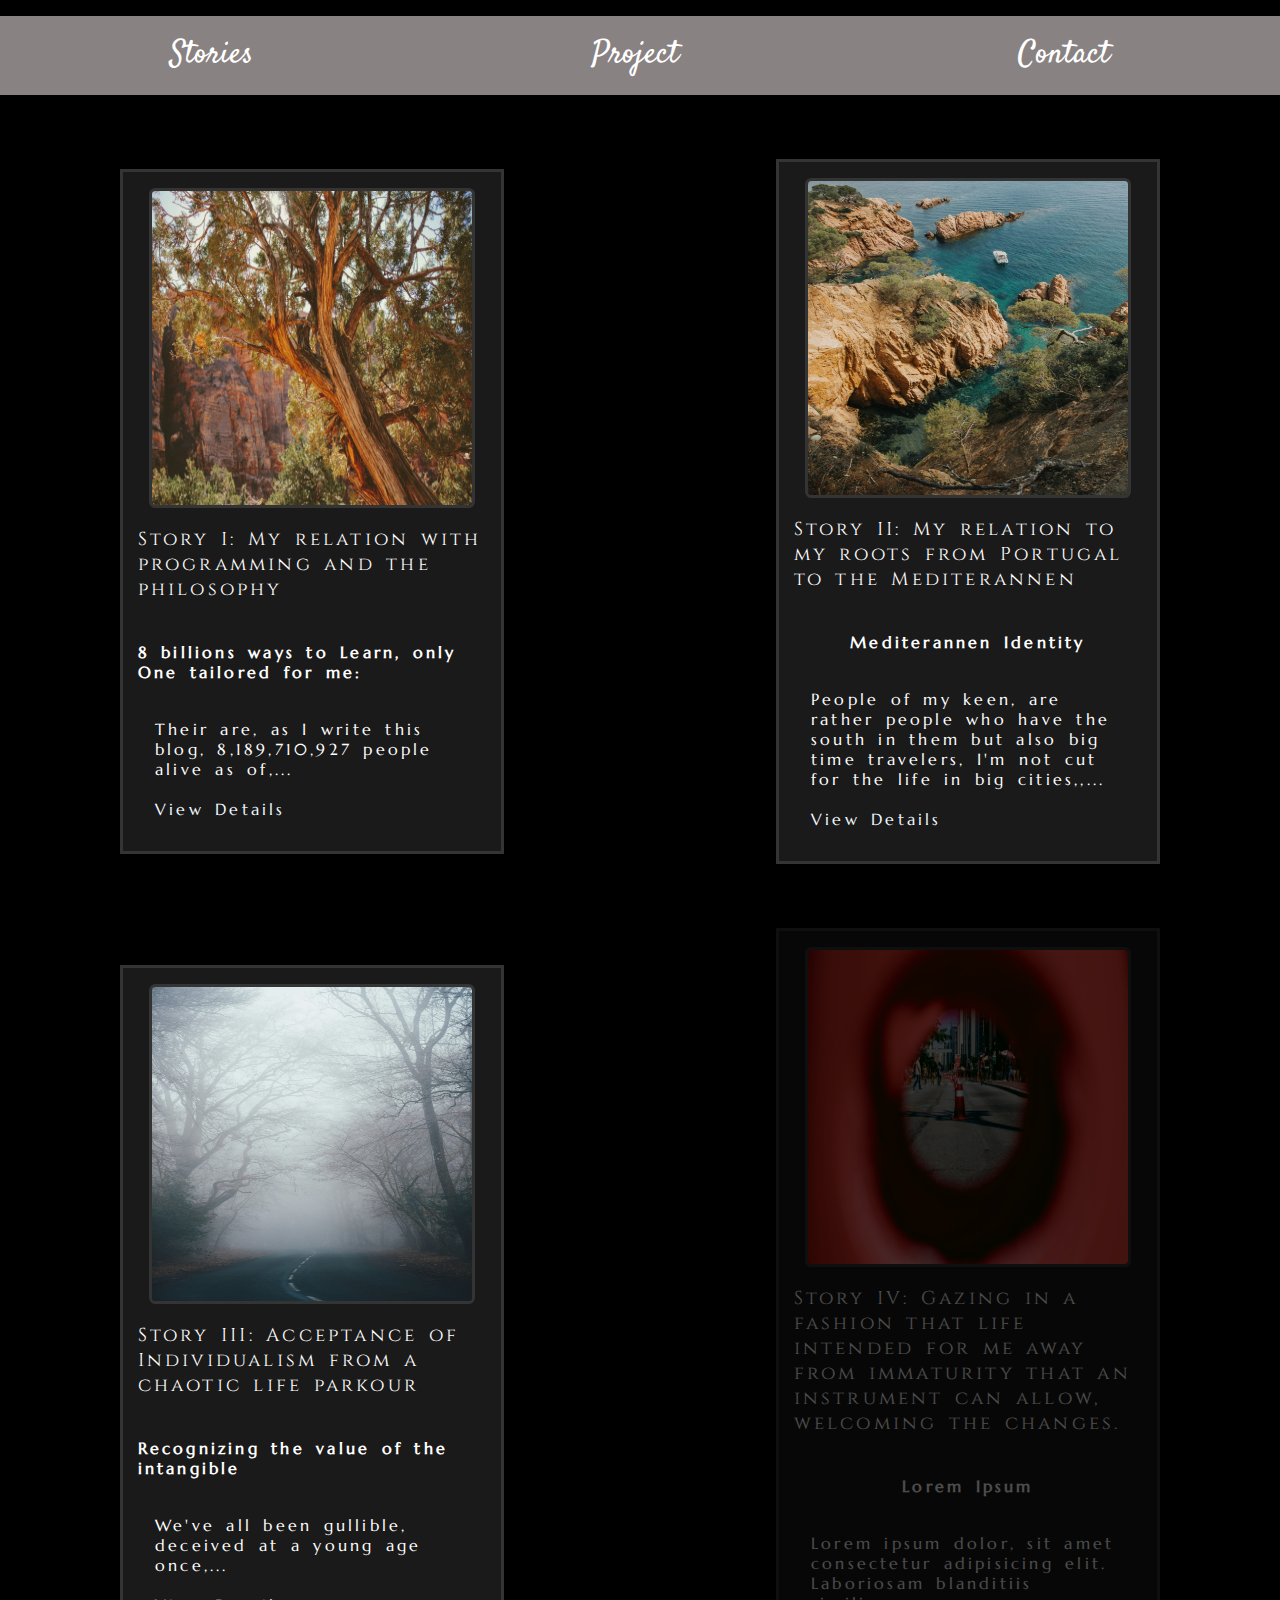
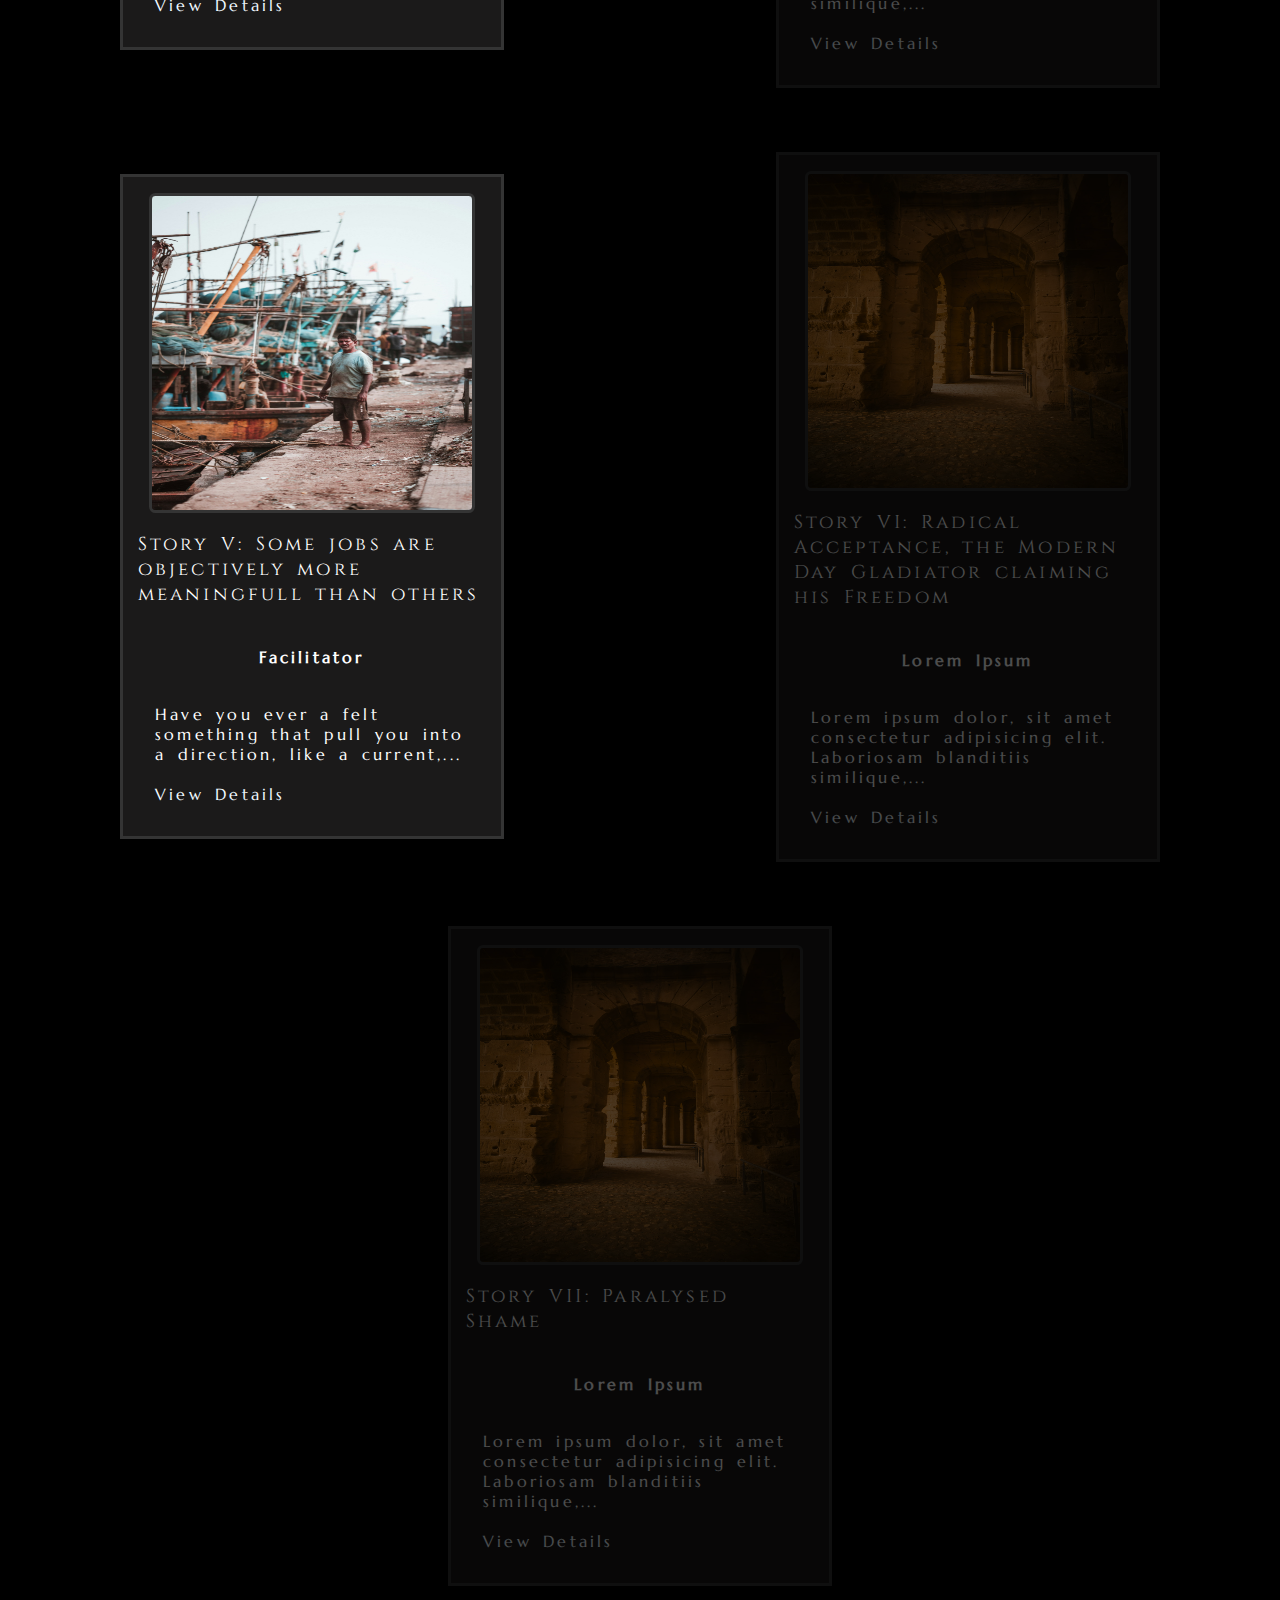
<file: index.html>
<!DOCTYPE html>
<html lang="en">
<head>
    <meta charset="UTF-8">
    <meta name="viewport" content="width=device-width, initial-scale=1.0">
    <link rel="stylesheet" href="style.css">
    <link href="https://fonts.googleapis.com/css2?family=Cinzel:wght@400..900&family=EB+Garamond:ital,wght@0,400..800;1,400..800&family=Marcellus&family=Protest+Revolution&family=Raleway:ital,wght@0,100..900;1,100..900&family=Satisfy&family=Sixtyfour+Convergence&display=swap" rel="stylesheet">
    <title>AS's Personal Stories</title>
</head>
<body>
    <div class="codebase">
        
        <div class="headers satisfy-regular">
    
           <ul>
            <li style="font-size: 2rem;" class="storybtn">Stories</li>
           
            <li style="font-size: 2rem;" class="projectbtn">Project
                <div hidden class="project_nested">
                    <ul>
                        <li class="marcellus-regular"><a href="https://andresou06.github.io/blog_template/">Blog Template </a></li>
                        <li class="marcellus-regular"> <a href="https://andresou06.github.io/Event_template/">Event Template</a></li>
                    </ul>
                </div>
            </li>

            <dialog class="story_modal">
                <img src="./images/Capture d'écran 2024-12-13 170509.png" alt="1">
                <img src="./images/Capture d'écran 2024-12-13 170542.png" alt="2">
            </dialog>
            <li style="font-size: 2rem;" class="contactbtn">Contact</li>
           </ul>
    </div>
    <dialog class="Stories">
        <button class="cancel">Cancel</button>
        <ul>
            
            <li><a href="./one.html">Story 1: My relation with programming and philosophy</a></li>
            <li><a href="./two.html">Story 2: My relation to my roots from Portugal to the Mediterannen</a></li>
            <li> <a href="./three.html">Story 3: Acceptance of Individualism from a chaotic life parkour</a></li>
            <li> <a href="./four.html">Story 4: Gazing in a fashion that life intended for me away from immaturity that an instrument can allow, welcoming the changes.</a></li>
            <li> <a href="./five.html">Story 5: Some jobs are objectively more meaningfull than others</a></li>
    </ul>
    </dialog>

    <div class="search">
    </div>

  


    <div class="allStories cinzel-regular">
        
            <label onclick="openInNewTab('./one.html')" id="one">
                <div class="description marcellus-regular">
            <img srcset="./images/joshua-hoehne-fDfuvDcuXQo-unsplash.jpg 480w, ./images/joshua-hoehne-fDfuvDcuXQo-unsplash.jpg 800w" sizes="(max-width:800px) 480px, 800px" src="./images/joshua-hoehne-fDfuvDcuXQo-unsplash.jpg" alt="1">
                    <span>
                <h3 class="cinzel-regular">Story I: My relation with programming and the philosophy 
                </h3>
            <h4>8 billions ways to Learn, only One tailored for me:</h4>
            <p>Their are, as I write this blog, 8,189,710,927 people alive as of,... <br><br><a href="one.html">View Details</a></span>
        </div>
        </label>
         
        
        <label onclick="openInNewTab('./two.html')" id="two">           
            <div class="description marcellus-regular">
            <img srcset="./images/maverick-ocean-LuCwt4tD4xE-unsplash.jpg 480w, ./images/maverick-ocean-LuCwt4tD4xE-unsplash.jpg 800w" sizes="(max-width:800px) 480px, 800px" src="./images/maverick-ocean-LuCwt4tD4xE-unsplash.jpg" alt="2">
            <span>
            <h3 class="cinzel-regular">Story II: My relation to my roots from Portugal to the Mediterannen
                <h4>Mediterannen Identity</h4>
                <p>People of my keen, are rather people who have the south in them but also big time travelers, I'm not cut for the life in big cities,,... <br><br><a href="two.html">View Details</a></span>
            </div>
        </label>
    

        
        <label onclick="openInNewTab('./three.html')" id="three">
        <div class="description marcellus-regular">
            <img srcset="./images/annie-spratt-7CME6Wlgrdk-unsplash.jpg 480w, ./images/annie-spratt-7CME6Wlgrdk-unsplash.jpg 800w" sizes="(max-width:800px) 480px, 800px" src="./images/annie-spratt-7CME6Wlgrdk-unsplash.jpg" alt="3">
            <span>
            <h3 class="cinzel-regular">Story III: Acceptance of Individualism from a chaotic life parkour
            </h3>
                <h4>Recognizing the value of the intangible</h4>
                <p>We've all been gullible, deceived at a young age once,... <br><br><a href="three.html">View Details</a></span>
            </div>
        </label> 
        
        
        <label class="underdevelopment"  id="four">
            
        <div class="description marcellus-regular">

            <img srcset="./images/d-a-v-i-d-s-o-n-l-u-n-a-H2r6g8Og3qE-unsplash.jpg 480w, ./images/d-a-v-i-d-s-o-n-l-u-n-a-H2r6g8Og3qE-unsplash.jpg 800w" sizes="(max-width:800px) 480px, 800px" src="./images/d-a-v-i-d-s-o-n-l-u-n-a-H2r6g8Og3qE-unsplash.jpg" alt="4">
            <span>
            <h3 class="cinzel-regular">Story IV: Gazing in a fashion that life intended for me away from immaturity that an instrument can allow, welcoming the changes.
            </h3>
            <h4>Lorem Ipsum</h4>
                <p>Lorem ipsum dolor, sit amet consectetur adipisicing elit. Laboriosam blanditiis similique,... <br><br><a href="four.html">View Details</a></span>
            </div>
        </label>


            <label onclick="openInNewTab('./five.html')"  id="five">
                
            <div class="description marcellus-regular">
            <img srcset="./images/satya-deep-_Mo56n5P9bw-unsplash.jpg 480w, ./images/satya-deep-_Mo56n5P9bw-unsplash.jpg 800w" sizes="(max-width:800px) 480px, 800px" src="./images/satya-deep-_Mo56n5P9bw-unsplash.jpg" alt="5">
           <span>
            <h3 class="cinzel-regular">Story V: Some jobs are objectively more meaningfull than others
            </h3>
                <h4>Facilitator</h4>
                <p>Have you ever a felt something that pull you into a direction, like a current,... <br><br><a href="five.html">View Details</a></span>
            </div>    
        </label>

        <label  class="underdevelopment"  id="six">
           
            <div class="description marcellus-regular">
            <img srcset="./images/srdjan-popovic-bLuFsRDJRQ4-unsplash.jpg 480w, ./images/srdjan-popovic-bLuFsRDJRQ4-unsplash.jpg 800w" sizes="(max-width:800px) 480px, 800px" src="./images/srdjan-popovic-bLuFsRDJRQ4-unsplash.jpg" alt="6">
           <span>
            <h3 class="cinzel-regular">Story VI: Radical Acceptance, the Modern Day Gladiator claiming his Freedom
            </h3>
                <h4>Lorem Ipsum</h4>
                <p>Lorem ipsum dolor, sit amet consectetur adipisicing elit. Laboriosam blanditiis similique,... <br><br><a href="six.html">View Details</a></span>
            </div>    
        </label>

        <label  class="underdevelopment"  id="six">
           
            <div class="description marcellus-regular">
            <img srcset="./images/srdjan-popovic-bLuFsRDJRQ4-unsplash.jpg 480w, ./images/srdjan-popovic-bLuFsRDJRQ4-unsplash.jpg 800w" sizes="(max-width:800px) 480px, 800px" src="./images/srdjan-popovic-bLuFsRDJRQ4-unsplash.jpg" alt="6">
           <span>
            <h3 class="cinzel-regular">Story VII: Paralysed Shame
            </h3>
                <h4>Lorem Ipsum</h4>
                <p>Lorem ipsum dolor, sit amet consectetur adipisicing elit. Laboriosam blanditiis similique,... <br><br><a href="six.html">View Details</a></span>
            </div>    
        </label>
        
       
    </div>



</div>

<!-- <dialog hidden class="maintenance">
    <p>Comming up story...</p>
</dialog> -->
    <script src="script.js"></script>
</body>
</html>
</file>
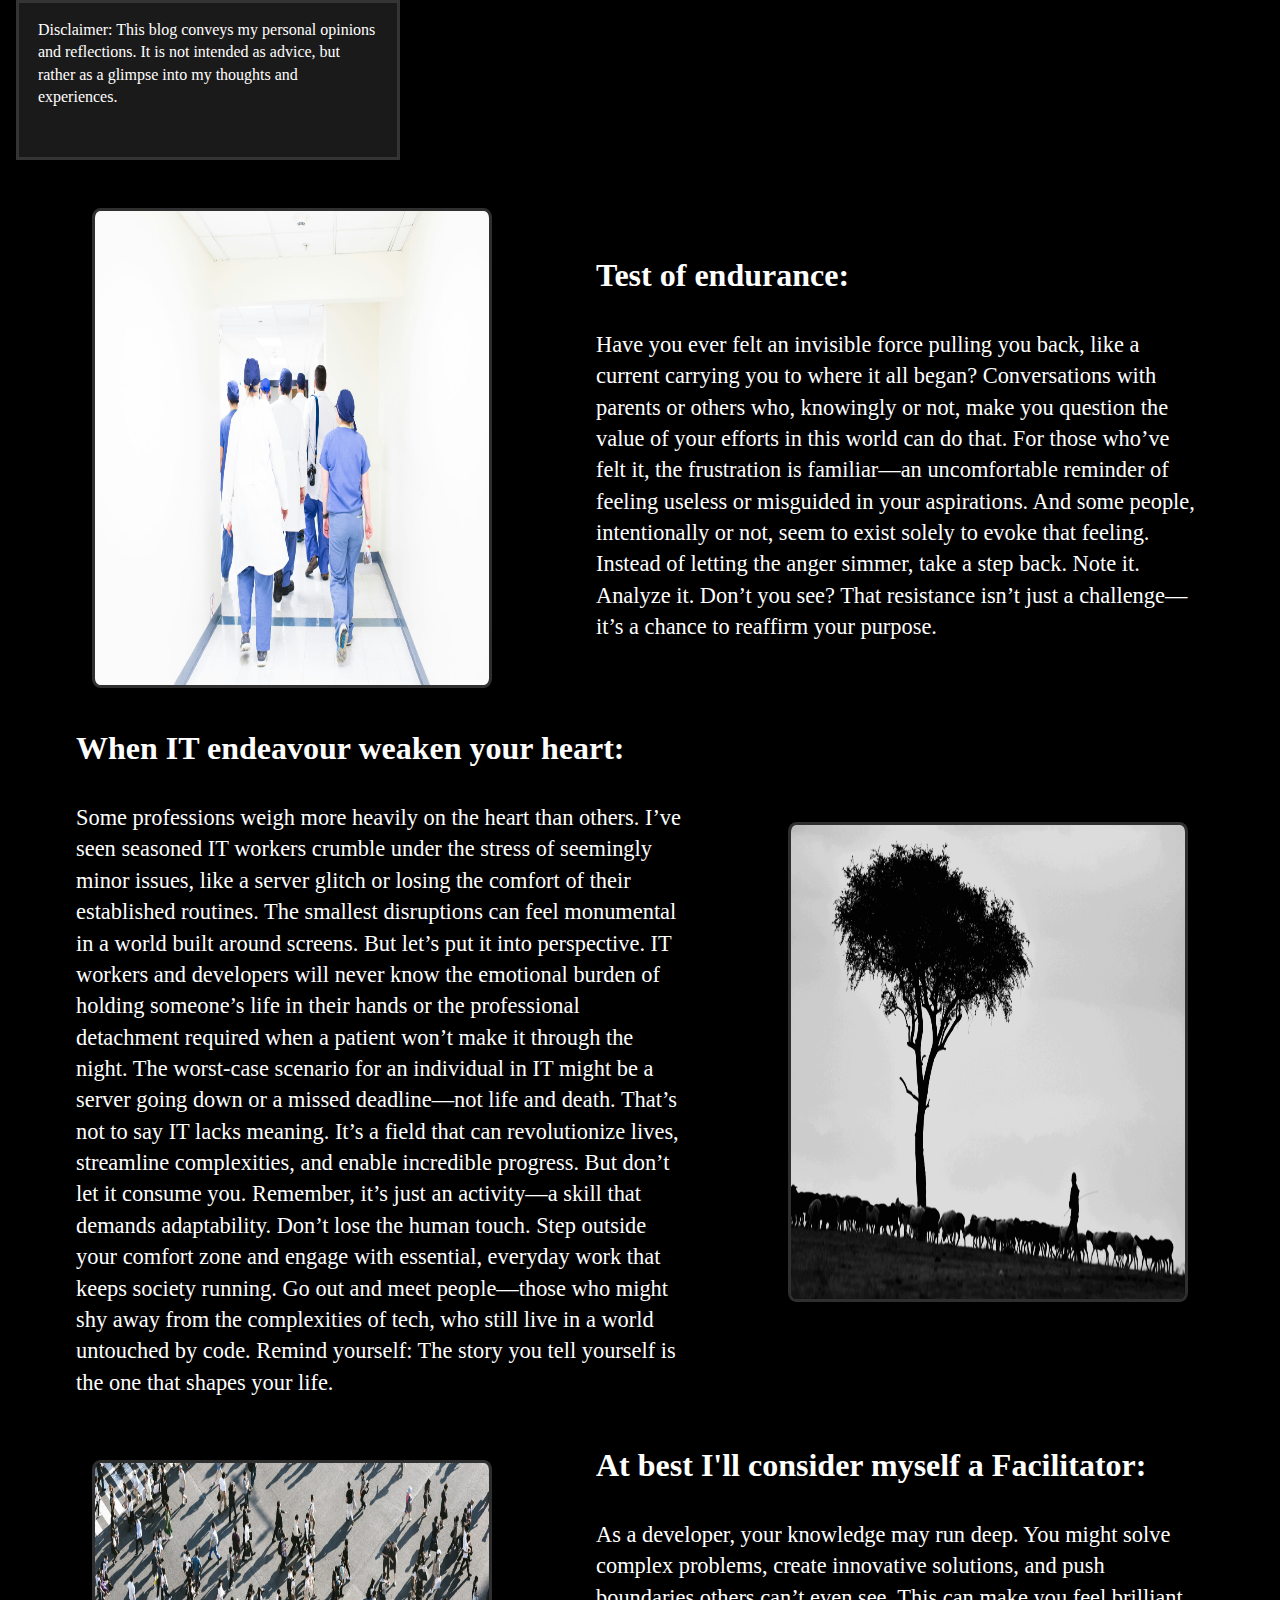
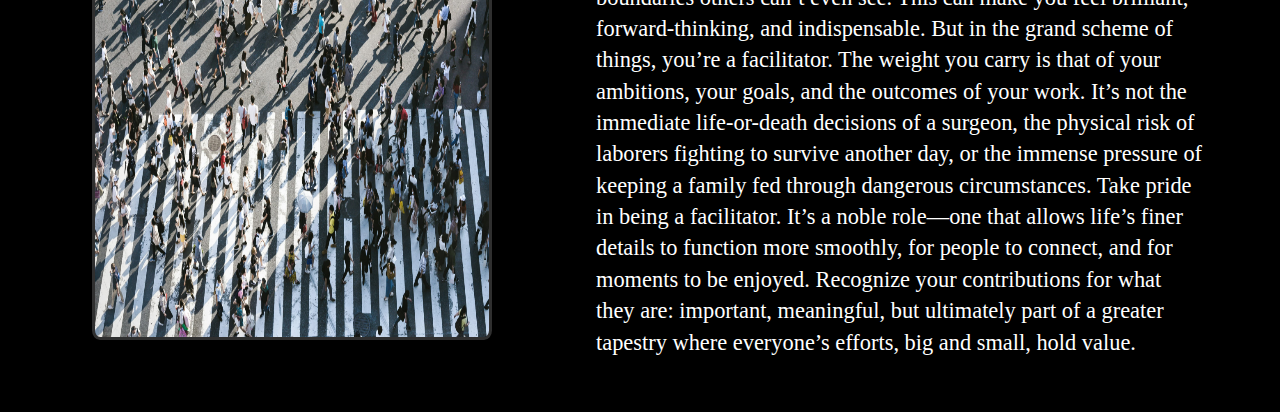
<file: five.html>
<!DOCTYPE html>
<html lang="en">
<head>
    <meta charset="UTF-8">
    <meta name="viewport" content="width=device-width, initial-scale=1.0">
    <link rel="stylesheet" href="style.css">
    <title>Story5</title>
</head>
<body class="body_story">
    <label class="disclaimer" for=""><p>Disclaimer: This blog conveys my personal opinions and reflections. It is not intended as advice, but rather as a glimpse into my thoughts and experiences. </p></label>
    <div class="story">

    <img srcset="" sizes="(max-width:800px) 480px, 800px" class="image_story" src="./images/luis-melendez-Pd4lRfKo16U-unsplash.jpg" alt="">
    <p class="p_story"><strong style="font-size: 2rem;">Test of endurance:</strong> <br> <br>Have you ever felt an invisible force pulling you back, like a current carrying you to where it all began? Conversations with parents or others who, knowingly or not, make you question the value of your efforts in this world can do that. For those who’ve felt it, the frustration is familiar—an uncomfortable reminder of feeling useless or misguided in your aspirations. And some people, intentionally or not, seem to exist solely to evoke that feeling.

        Instead of letting the anger simmer, take a step back. Note it. Analyze it. Don’t you see? That resistance isn’t just a challenge—it’s a chance to reaffirm your purpose.</p>
    <p class="p_story"><strong style="font-size: 2rem;">When IT endeavour weaken your heart:</strong> <br> <br>Some professions weigh more heavily on the heart than others. I’ve seen seasoned IT workers crumble under the stress of seemingly minor issues, like a server glitch or losing the comfort of their established routines. The smallest disruptions can feel monumental in a world built around screens.

        But let’s put it into perspective. IT workers and developers will never know the emotional burden of holding someone’s life in their hands or the professional detachment required when a patient won’t make it through the night. The worst-case scenario for an individual in IT might be a server going down or a missed deadline—not life and death.
        
        That’s not to say IT lacks meaning. It’s a field that can revolutionize lives, streamline complexities, and enable incredible progress. But don’t let it consume you. Remember, it’s just an activity—a skill that demands adaptability. Don’t lose the human touch. Step outside your comfort zone and engage with essential, everyday work that keeps society running.
        
        Go out and meet people—those who might shy away from the complexities of tech, who still live in a world untouched by code. Remind yourself: The story you tell yourself is the one that shapes your life.
        
        </p>
<img srcset="" sizes="(max-width:800px) 480px, 800px" class="image_story" src="./images/pawan-sharma-vt2efWhbs-E-unsplash.png" alt="">
   
<img srcset="" sizes="(max-width:800px) 480px, 800px" class="image_story" src="./images/ryoji-iwata-IBaVuZsJJTo-unsplash.jpg" alt="">
    <p class="p_story"><strong style="font-size: 2rem;">At best I'll consider myself a Facilitator:</strong> <br> <br> As a developer, your knowledge may run deep. You might solve complex problems, create innovative solutions, and push boundaries others can’t even see. This can make you feel brilliant, forward-thinking, and indispensable. But in the grand scheme of things, you’re a facilitator.

        The weight you carry is that of your ambitions, your goals, and the outcomes of your work. It’s not the immediate life-or-death decisions of a surgeon, the physical risk of laborers fighting to survive another day, or the immense pressure of keeping a family fed through dangerous circumstances.
        
        Take pride in being a facilitator. It’s a noble role—one that allows life’s finer details to function more smoothly, for people to connect, and for moments to be enjoyed. Recognize your contributions for what they are: important, meaningful, but ultimately part of a greater tapestry where everyone’s efforts, big and small, hold value.</p>
   
    
    
</div>
</body>
</html>
</file>
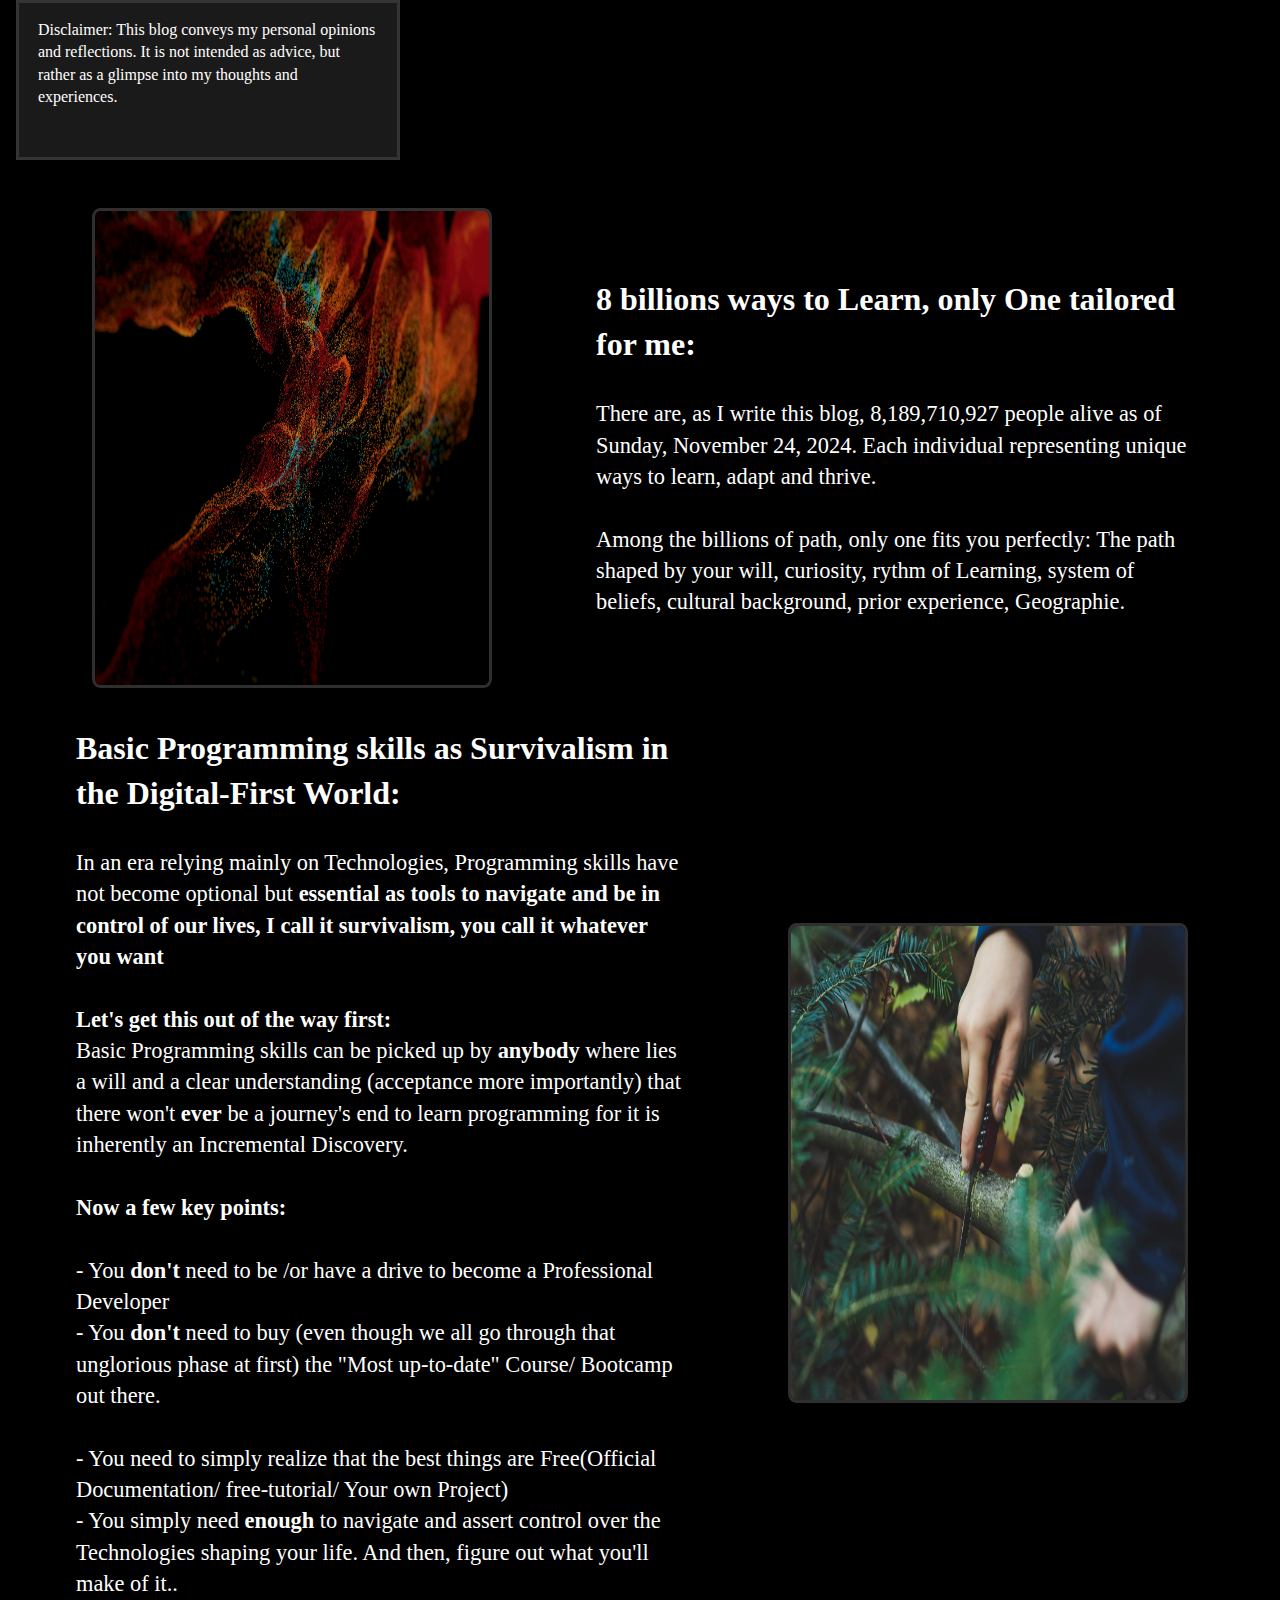
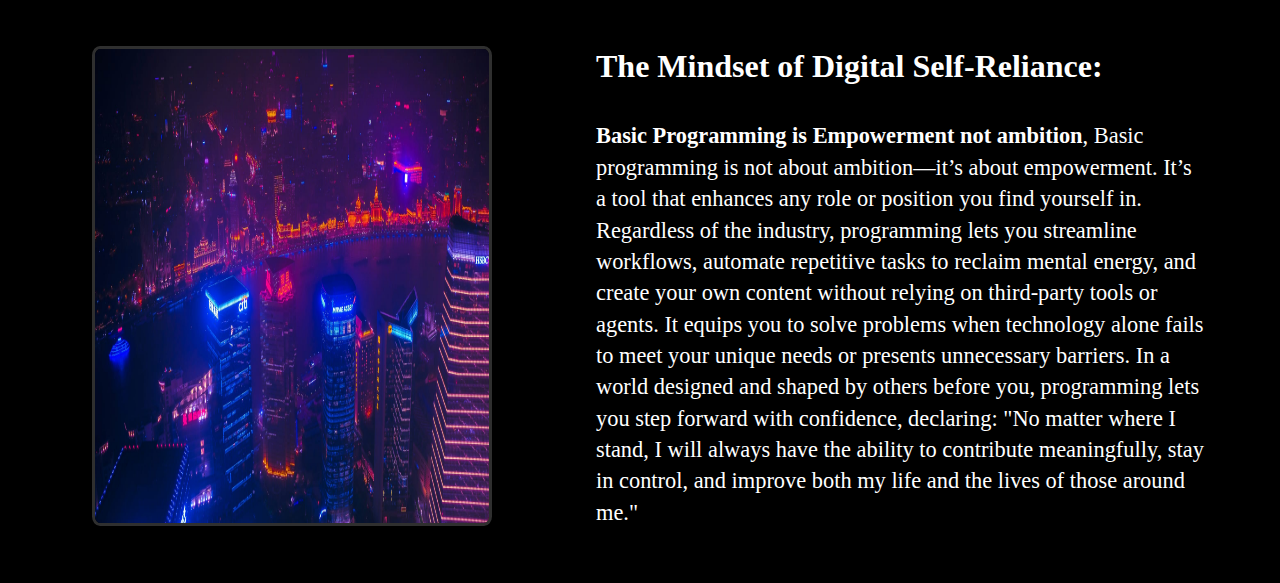
<file: one.html>
<!DOCTYPE html>
<html lang="en">
<head>
    <meta charset="UTF-8">
    <meta name="viewport" content="width=device-width, initial-scale=1.0">
    <link rel="stylesheet" href="style.css">
    <title>Story1</title>
</head>
<body class="body_story">
    <label class="disclaimer" for=""><p>Disclaimer: This blog conveys my personal opinions and reflections. It is not intended as advice, but rather as a glimpse into my thoughts and experiences. </p></label>
    <div class="story">
        <img  srcset="./images/and-machines-BFXNXvt7yaE-unsplash.jpg 480w, ./images/and-machines-BFXNXvt7yaE-unsplash.jpg 800w" sizes="(max-width:800px) 480px, 800px" class="image_story" src="./images/and-machines-BFXNXvt7yaE-unsplash.jpg" alt="">

         <p class="p_story marcellus-regular"><strong style="font-size: 2rem;"> 8 billions ways to Learn, only One tailored for me:</strong> <br><br>
             There are, as I write this blog, 8,189,710,927 people alive as of Sunday, November 24, 2024. Each individual representing unique ways to learn, adapt and thrive. <br><br>
       Among the billions of path, only one fits you perfectly: The path shaped by your will, curiosity, rythm of Learning, system of beliefs, cultural background, prior experience, Geographie. </p>
        

            <p class="p_story marcellus-regular"><strong style="font-size: 2rem;">Basic Programming skills as Survivalism in the Digital-First World:</strong> <br><br>
                In an era relying mainly on Technologies, Programming skills have not become optional but <strong>essential as tools to navigate and be in control of our lives, I call it survivalism, you call it whatever you want</strong>
                <br><br>
                    <strong>Let's get this out of the way first:</strong><br>
    Basic Programming skills can be picked up by <strong>anybody</strong> where lies a will and a clear understanding (acceptance more importantly) that there won't <strong>ever</strong> be a journey's end to learn programming for it is inherently an Incremental Discovery.<br><br>
                <strong>Now a few key points:</strong><br><br>
            - You <strong>don't </strong>need to be /or have a drive to become a Professional Developer<br>
            - You <strong>don't</strong> need to buy (even though we all go through that unglorious phase at first) the "Most up-to-date" Course/ Bootcamp out there.<br><br>
            - You need to simply realize that the best things are Free(Official Documentation/ free-tutorial/ Your own Project) <br>
            - You simply need <strong>enough</strong> to navigate and assert control over the Technologies shaping your life. And then, figure out what you'll make of it..
            </p>
    <img  srcset="./images/markus-spiske-gZeE8HEapXY-unsplash.jpg 480w, ./images/markus-spiske-gZeE8HEapXY-unsplash.jpg 800w" sizes="(max-width:800px) 480px, 800px" class="image_story" src="./images/markus-spiske-gZeE8HEapXY-unsplash.jpg" alt="">

    <img  srcset="./images/francois-hoang-MFYlCoSm-0o-unsplash.jpg 480w, ./images/francois-hoang-MFYlCoSm-0o-unsplash.jpg 800w" sizes="(max-width:800px) 480px, 800px" class="image_story" src="./images/francois-hoang-MFYlCoSm-0o-unsplash.jpg" alt="">
    <p class="p_story marcellus-regular"><strong style="font-size: 2rem;"> The Mindset of Digital Self-Reliance: </strong><br><br>
        <Strong class="font-size: 1.5rem">Basic Programming is Empowerment not ambition</Strong>,
        Basic programming is not about ambition—it’s about empowerment. It’s a tool that enhances any role or position you find yourself in. Regardless of the industry, programming lets you streamline workflows, automate repetitive tasks to reclaim mental energy, and create your own content without relying on third-party tools or agents. It equips you to solve problems when technology alone fails to meet your unique needs or presents unnecessary barriers.

In a world designed and shaped by others before you, programming lets you step forward with confidence, declaring:
"No matter where I stand, I will always have the ability to contribute meaningfully, stay in control, and improve both my life and the lives of those around me."
    </p>
</div>
</body>
</html>
</file>
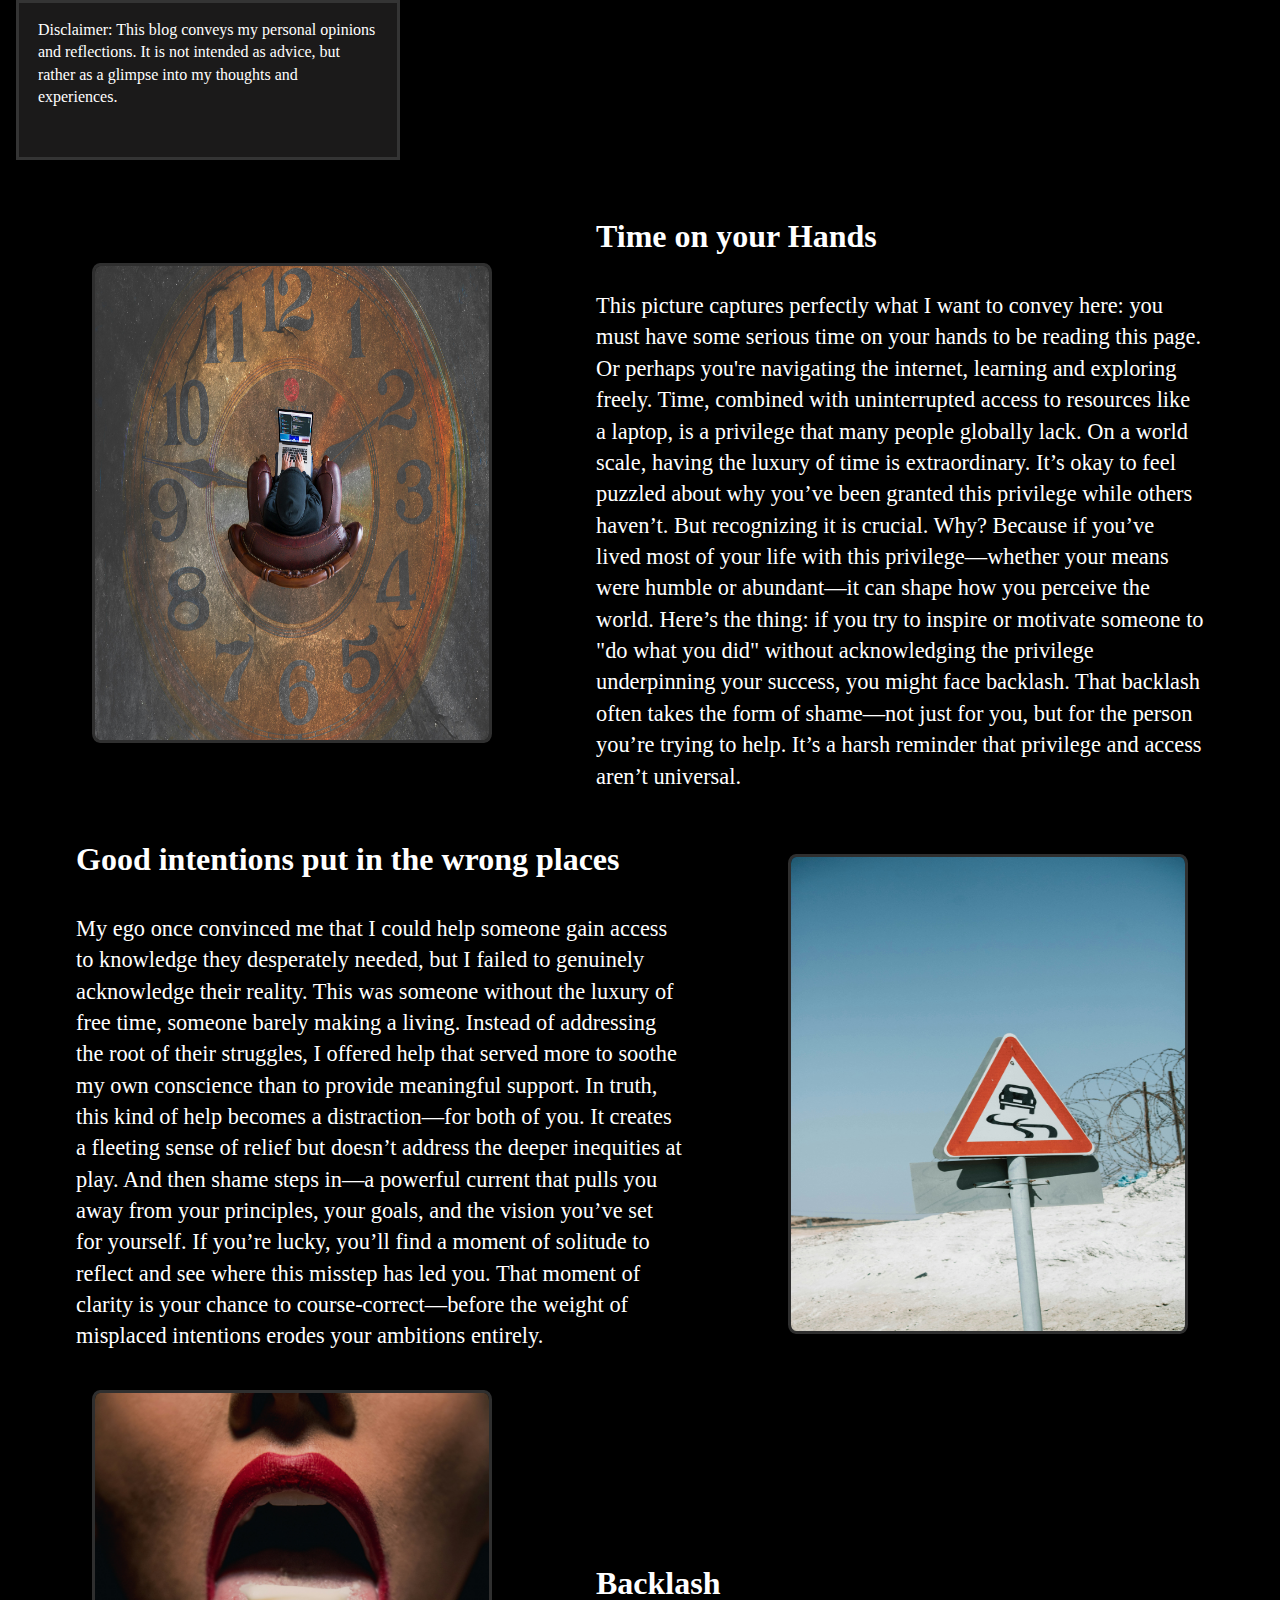
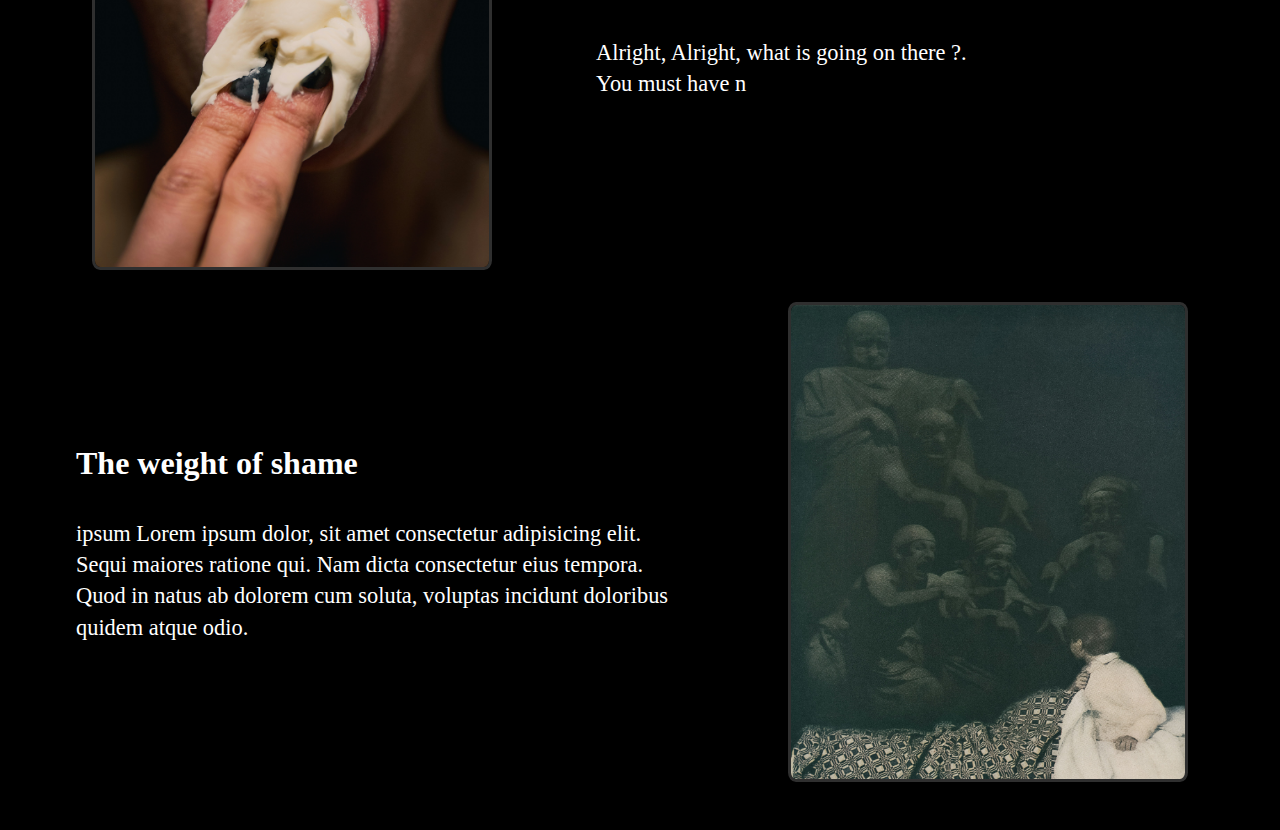
<file: six.html>
<!DOCTYPE html>
<html lang="en">
<head>
    <meta charset="UTF-8">
    <meta name="viewport" content="width=device-width, initial-scale=1.0">
    <link rel="stylesheet" href="style.css">
    <title>Story6</title>
</head>
<body class="body_story">
    <label class="disclaimer" for=""><p>Disclaimer: This blog conveys my personal opinions and reflections. It is not intended as advice, but rather as a glimpse into my thoughts and experiences. </p></label>
    <div class="story">

    <img srcset="" sizes="(max-width:800px) 480px, 800px" class="image_story" src="./images/separated/kevin-ku-aiyBwbrWWlo-unsplash.jpg" alt="Credit to Kevin ku - photo embodying the idea of time for programming">
    <p class="p_story"><strong style="font-size: 2rem;">Time on your Hands</strong> <br> <br> 
        This picture captures perfectly what I want to convey here: you must have some serious time on your hands to be reading this page. Or perhaps you're navigating the internet, learning and exploring freely. Time, combined with uninterrupted access to resources like a laptop, is a privilege that many people globally lack.
        
        On a world scale, having the luxury of time is extraordinary. It’s okay to feel puzzled about why you’ve been granted this privilege while others haven’t. But recognizing it is crucial. Why? Because if you’ve lived most of your life with this privilege—whether your means were humble or abundant—it can shape how you perceive the world.
        
        Here’s the thing: if you try to inspire or motivate someone to "do what you did" without acknowledging the privilege underpinning your success, you might face backlash. That backlash often takes the form of shame—not just for you, but for the person you’re trying to help. It’s a harsh reminder that privilege and access aren’t universal.</p>
    <p class="p_story"><strong style="font-size: 2rem;">Good intentions put in the wrong places</strong> <br> <br>
                
        My ego once convinced me that I could help someone gain access to knowledge they desperately needed, but I failed to genuinely acknowledge their reality. This was someone without the luxury of free time, someone barely making a living. Instead of addressing the root of their struggles, I offered help that served more to soothe my own conscience than to provide meaningful support.
        
        In truth, this kind of help becomes a distraction—for both of you. It creates a fleeting sense of relief but doesn’t address the deeper inequities at play. And then shame steps in—a powerful current that pulls you away from your principles, your goals, and the vision you’ve set for yourself.
        
        If you’re lucky, you’ll find a moment of solitude to reflect and see where this misstep has led you. That moment of clarity is your chance to course-correct—before the weight of misplaced intentions erodes your ambitions entirely.</p>
<img srcset="" sizes="(max-width:800px) 480px, 800px" class="image_story" src="./images/separated/itay-peer-hWh5IK-fIWs-unsplash.jpg" alt="">
   
<img srcset="" sizes="(max-width:800px) 480px, 800px" class="image_story" src="./images/separated/joey-nicotra-jaWsWDzCXSQ-unsplash.jpg" alt="">
    <p class="p_story"><strong style="font-size: 2rem;"> Backlash</strong> <br> <br>Alright, Alright, what is going on there ?. <br>
    You must have n</p>
    <p class="p_story"><strong style="font-size: 2rem;"> The weight of shame</strong> <br> <br>ipsum Lorem ipsum dolor, sit amet consectetur adipisicing elit. Sequi maiores ratione qui. Nam dicta consectetur eius tempora. Quod in natus ab dolorem cum soluta, voluptas incidunt doloribus quidem atque odio.</p>

    <img srcset="" sizes="(max-width:800px) 480px, 800px" class="image_story" src="./images/separated/the-new-york-public-library-IordXREq3vM-unsplash.jpg" alt="">
    
    
    
</div>
</body>
</html>
</file>
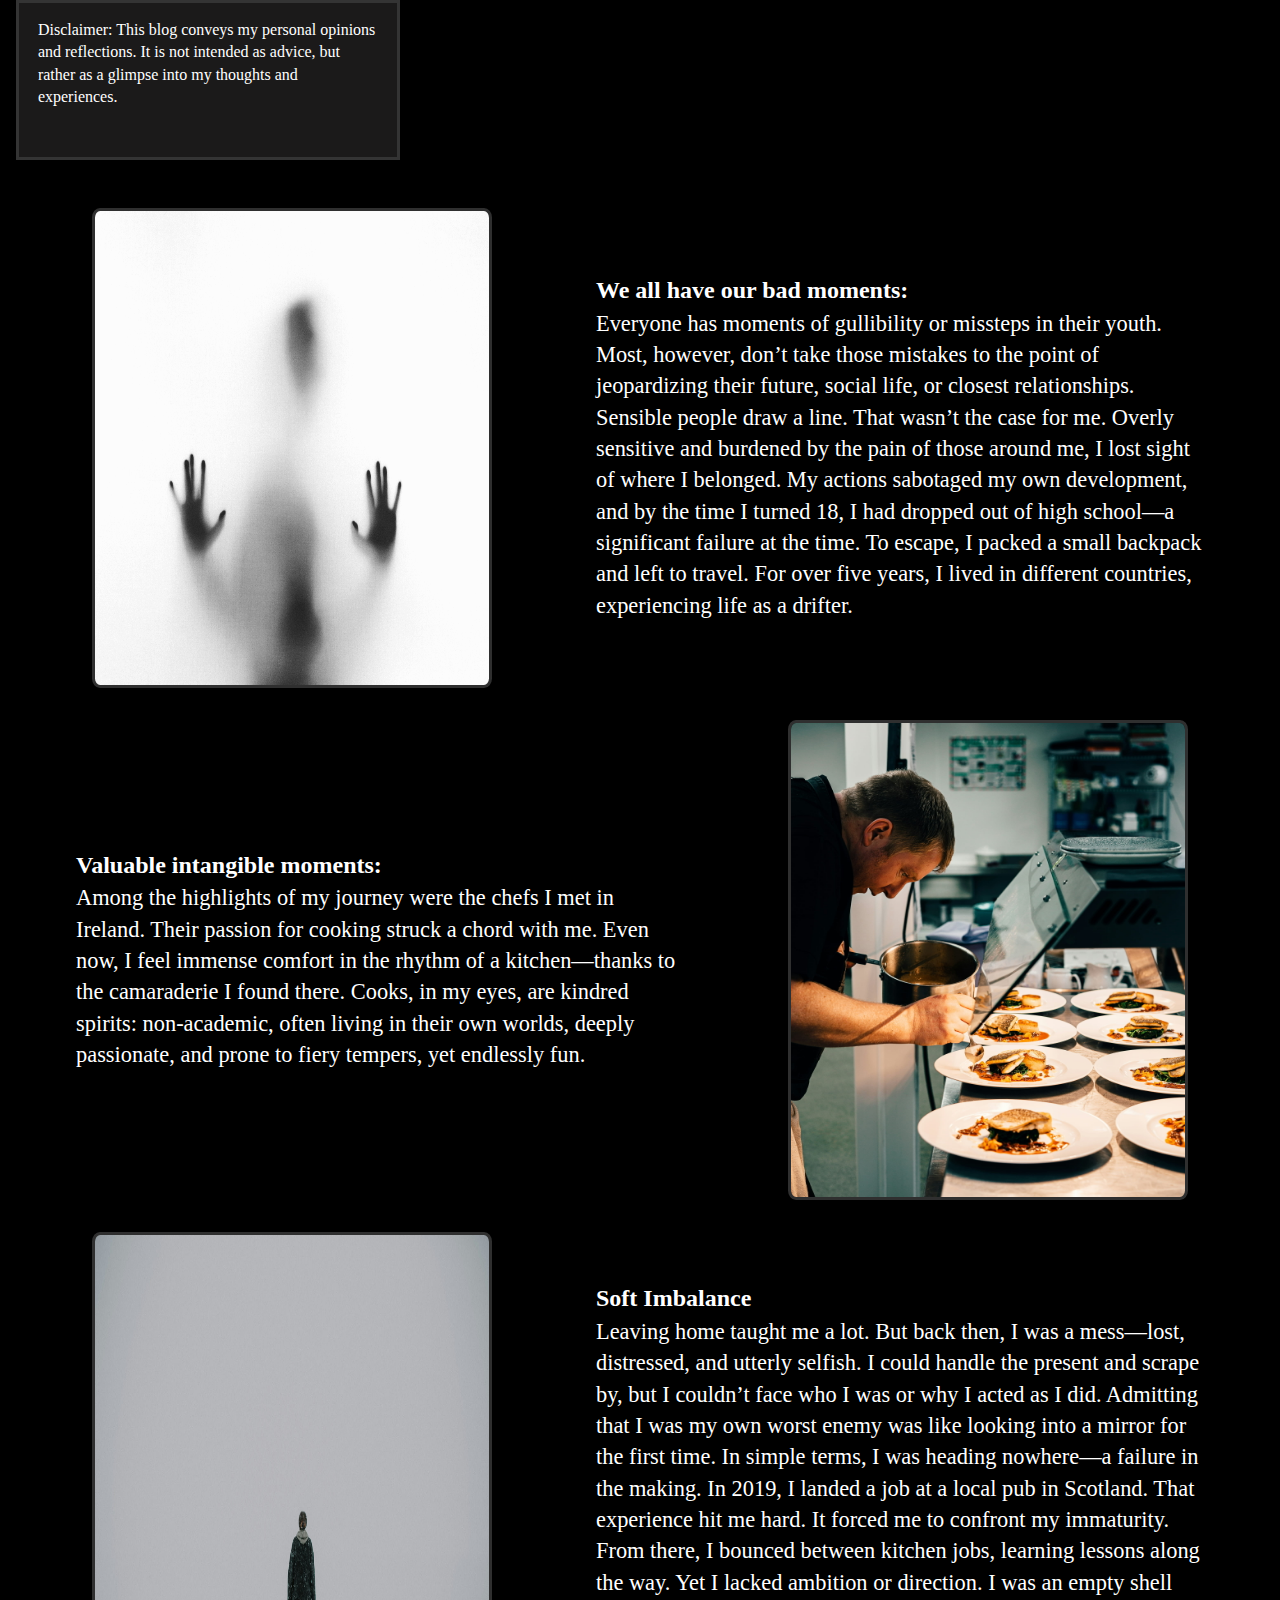
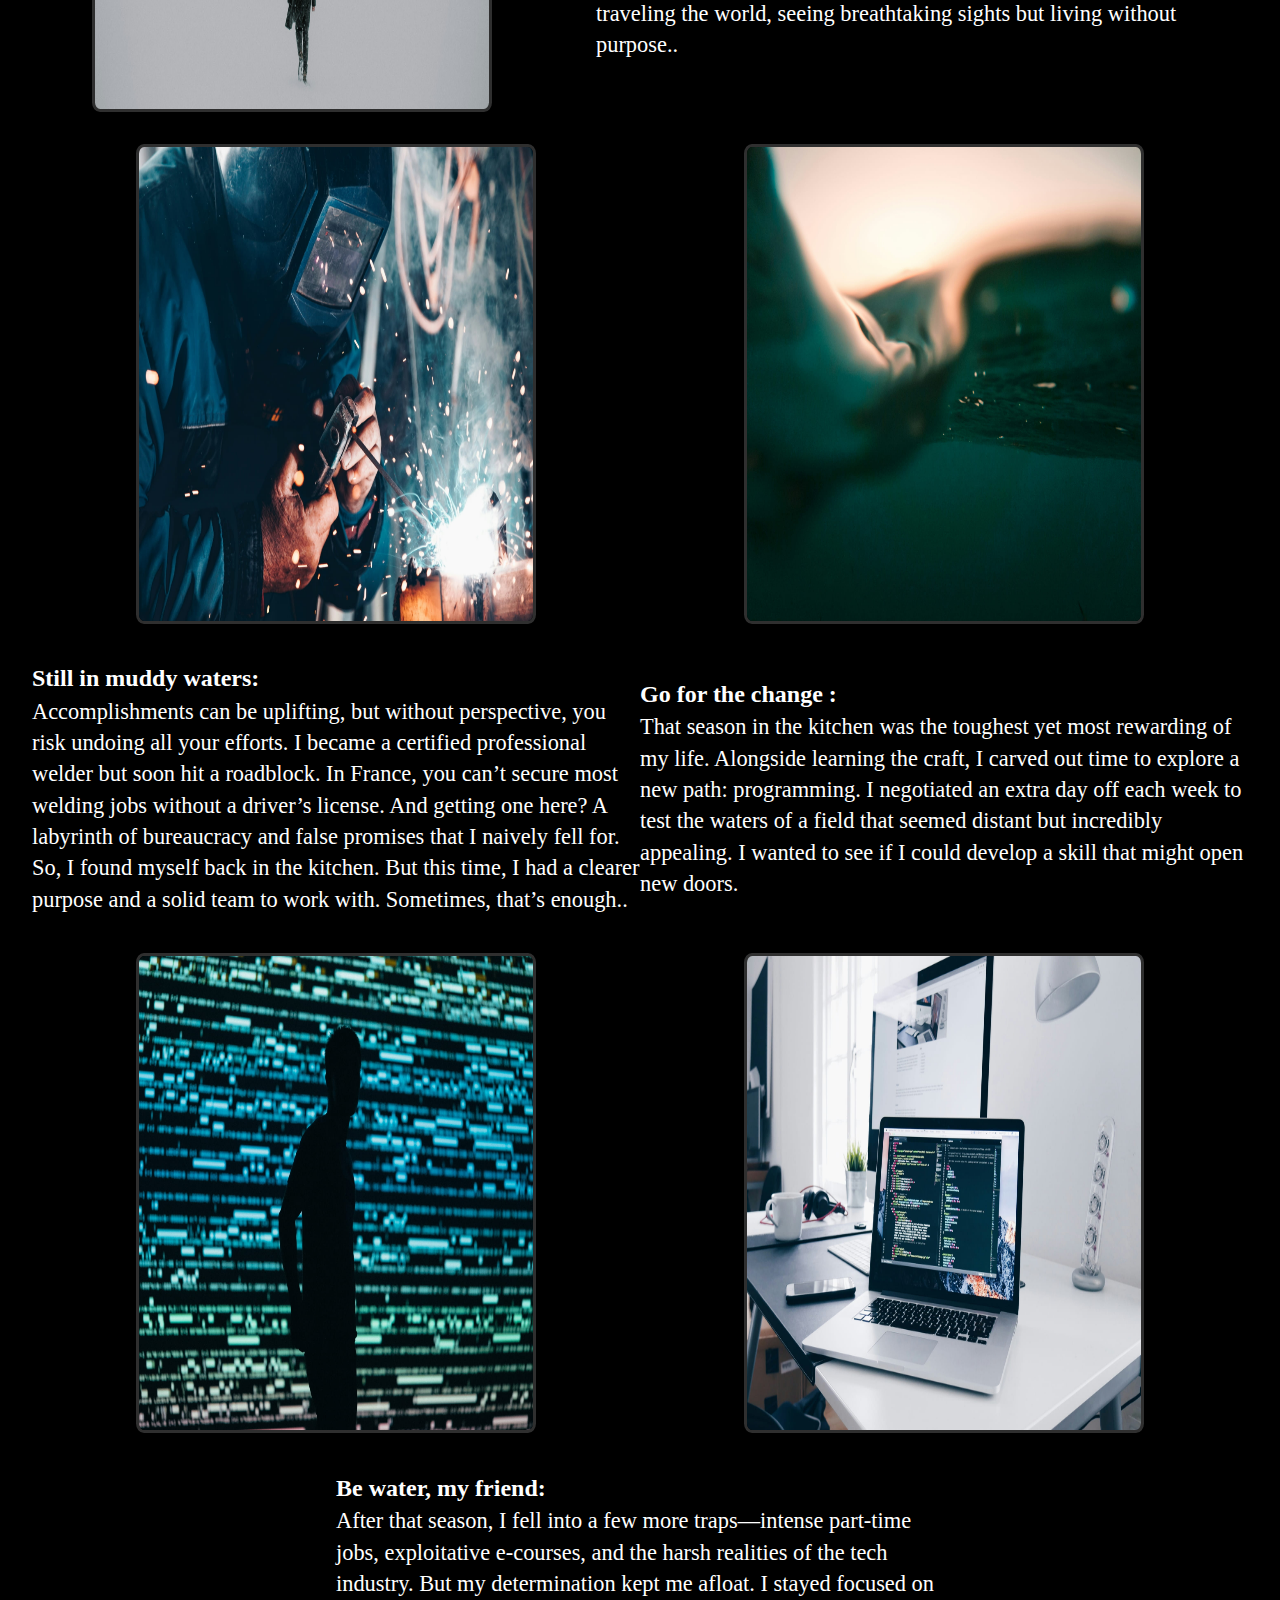
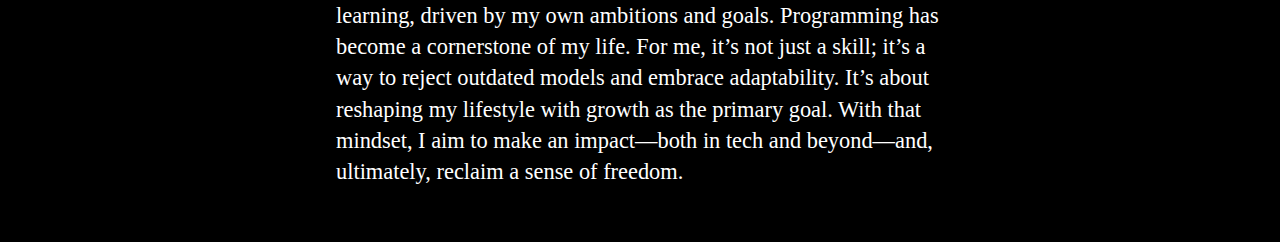
<file: three.html>
<!DOCTYPE html>
<html lang="en">
<head>
    <meta charset="UTF-8">
    <meta name="viewport" content="width=device-width, initial-scale=1.0">
    <link rel="stylesheet" href="style.css">
    <title>Story3</title>
</head>
<body class="body_story">
    <label class="disclaimer" for=""><p>Disclaimer: This blog conveys my personal opinions and reflections. It is not intended as advice, but rather as a glimpse into my thoughts and experiences. </p></label>
    <div class="story ">
    <img srcset="" sizes="(max-width:800px) 480px, 800px" class="image_story" src="./images/stefano-pollio-ZC0EbdLC8G0-unsplash.png" alt="">
    <p class="p_story"><strong style="font-size: 1.5rem;">We all have our bad moments:</strong> <br>Everyone has moments of gullibility or missteps in their youth. Most, however, don’t take those mistakes to the point of jeopardizing their future, social life, or closest relationships. Sensible people draw a line. That wasn’t the case for me. Overly sensitive and burdened by the pain of those around me, I lost sight of where I belonged. My actions sabotaged my own development, and by the time I turned 18, I had dropped out of high school—a significant failure at the time.

        To escape, I packed a small backpack and left to travel. For over five years, I lived in different countries, experiencing life as a drifter.</p>
    <p class="p_story"><strong style="font-size: 1.5rem;">Valuable intangible moments:</strong> <br>Among the highlights of my journey were the chefs I met in Ireland. Their passion for cooking struck a chord with me. Even now, I feel immense comfort in the rhythm of a kitchen—thanks to the camaraderie I found there. Cooks, in my eyes, are kindred spirits: non-academic, often living in their own worlds, deeply passionate, and prone to fiery tempers, yet endlessly fun.</p>
    <img srcset="" sizes="(max-width:800px) 480px, 800px" class="image_story" src="./images/sebastian-coman-photography-eBmyH7oO5wY-unsplash.jpg" alt="">
    <img srcset="" sizes="(max-width:800px) 480px, 800px" class="image_story" src="./images/vasily-koloda--x-Brii2QaM-unsplash.jpg" alt="">
    <p class="p_story"><strong style="font-size: 1.5rem;">Soft Imbalance</strong> <br>Leaving home taught me a lot. But back then, I was a mess—lost, distressed, and utterly selfish. I could handle the present and scrape by, but I couldn’t face who I was or why I acted as I did. Admitting that I was my own worst enemy was like looking into a mirror for the first time. In simple terms, I was heading nowhere—a failure in the making.

        In 2019, I landed a job at a local pub in Scotland. That experience hit me hard. It forced me to confront my immaturity. From there, I bounced between kitchen jobs, learning lessons along the way. Yet I lacked ambition or direction. I was an empty shell traveling the world, seeing breathtaking sights but living without purpose..</p>
    <img srcset="" sizes="(max-width:800px) 480px, 800px" class="image_story" src="./images/christopher-burns-Wiu3w-99tNg-unsplash.jpg" alt="">

    <img srcset="" sizes="(max-width:800px) 480px, 800px" class="image_story" src="./images/cristian-palmer-RR29P0uLQms-unsplash.jpg" alt="">
    <p class="p_story"><strong style="font-size: 1.5rem;">Still in muddy waters: </strong> <br>Accomplishments can be uplifting, but without perspective, you risk undoing all your efforts. I became a certified professional welder but soon hit a roadblock. In France, you can’t secure most welding jobs without a driver’s license. And getting one here? A labyrinth of bureaucracy and false promises that I naively fell for.

        So, I found myself back in the kitchen. But this time, I had a clearer purpose and a solid team to work with. Sometimes, that’s enough..</p>
    <p class="p_story"><strong style="font-size: 1.5rem;">Go for the change :</strong> <br>That season in the kitchen was the toughest yet most rewarding of my life. Alongside learning the craft, I carved out time to explore a new path: programming. I negotiated an extra day off each week to test the waters of a field that seemed distant but incredibly appealing. I wanted to see if I could develop a skill that might open new doors.</p>

    <img srcset="" sizes="(max-width:800px) 480px, 800px" class="image_story" src="./images/chris-yang-1tnS_BVy9Jk-unsplash.jpg" alt="">

    <img srcset="" sizes="(max-width:800px) 480px, 800px" class="image_story" src="./images/christopher-gower-m_HRfLhgABo-unsplash.jpg" alt="">
    <p class="p_story"><strong style="font-size: 1.5rem;">Be water, my friend: </strong> <br>After that season, I fell into a few more traps—intense part-time jobs, exploitative e-courses, and the harsh realities of the tech industry. But my determination kept me afloat. I stayed focused on learning, driven by my own ambitions and goals.

        Programming has become a cornerstone of my life. For me, it’s not just a skill; it’s a way to reject outdated models and embrace adaptability. It’s about reshaping my lifestyle with growth as the primary goal. With that mindset, I aim to make an impact—both in tech and beyond—and, ultimately, reclaim a sense of freedom.
        
        </p>


    
</div>
</body>
</html>
</file>
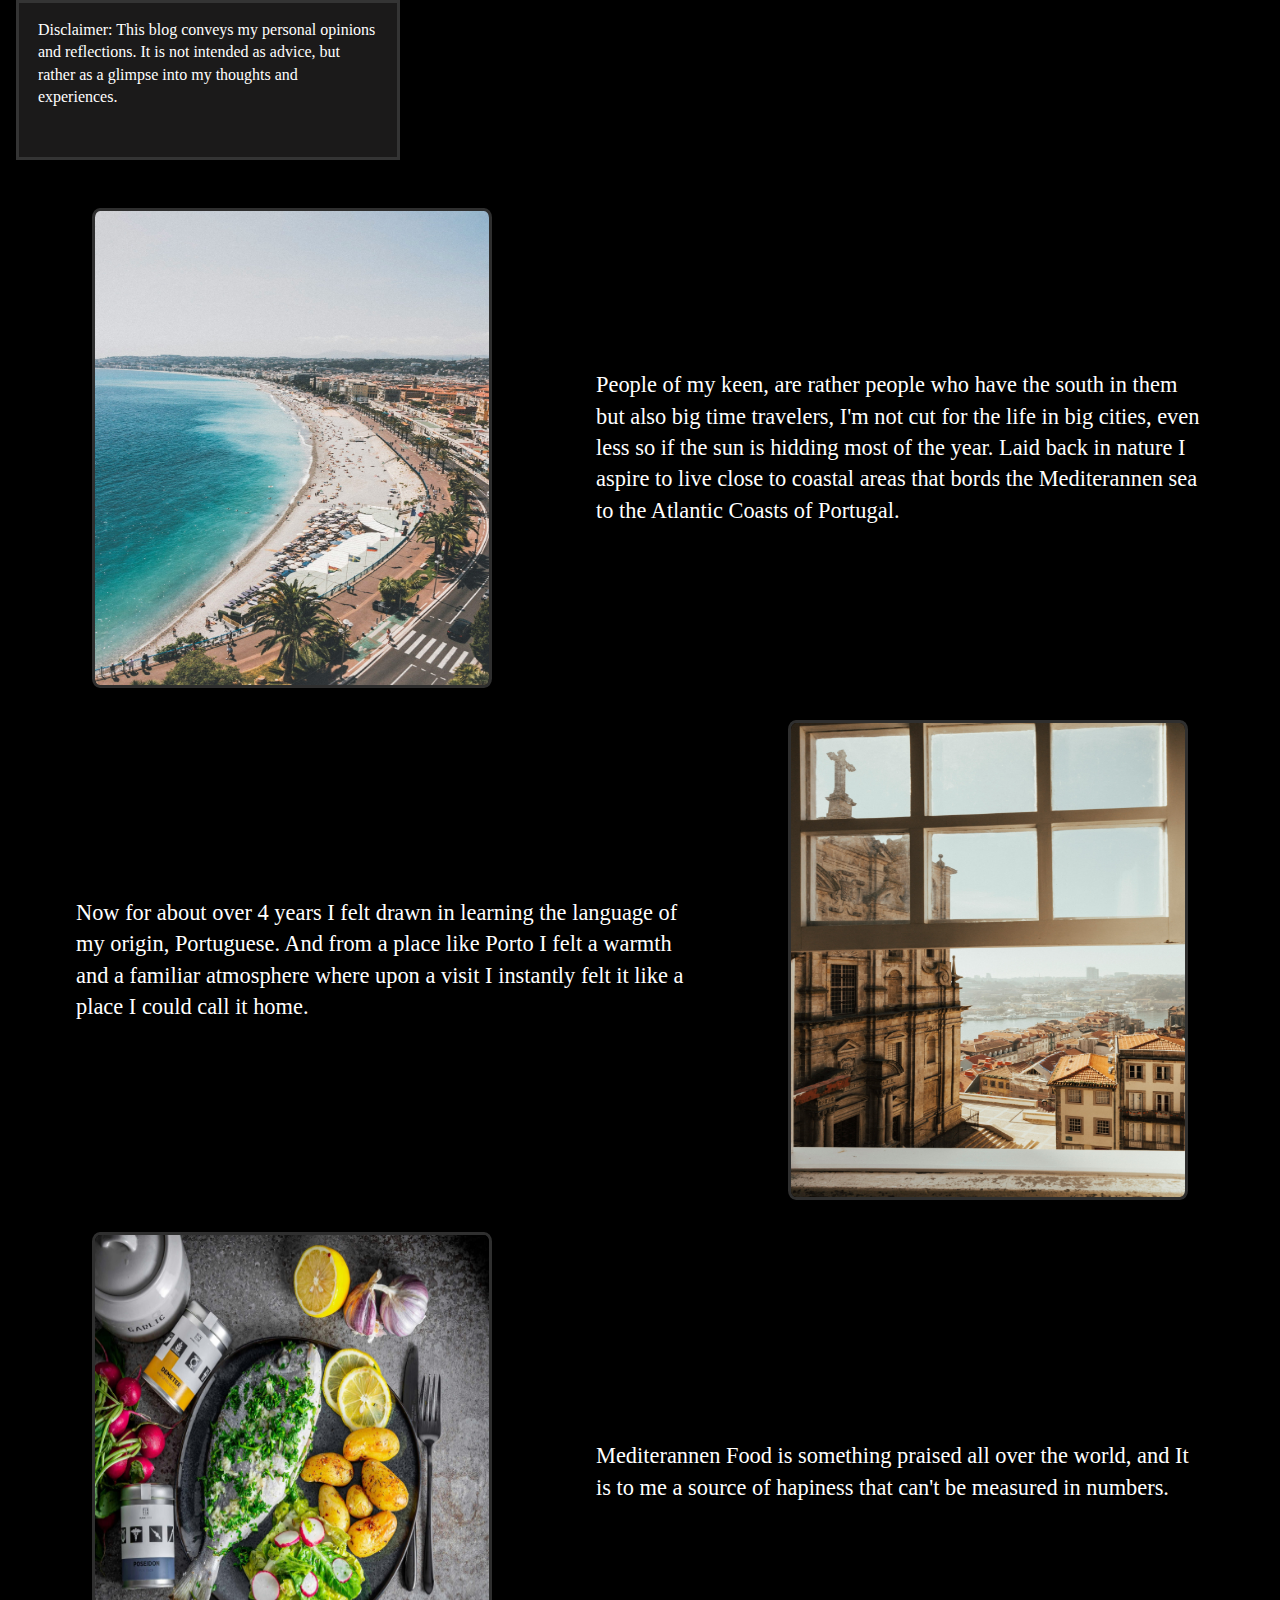
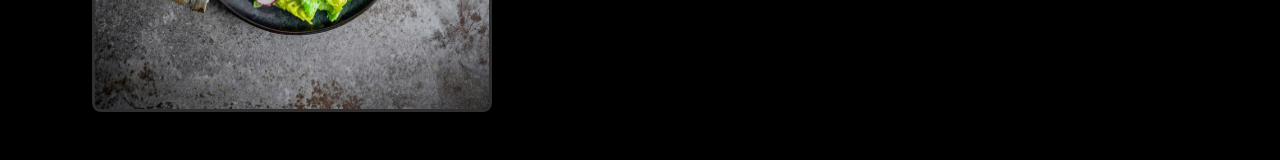
<file: two.html>
<!DOCTYPE html>
<html lang="en">
<head>
    <meta charset="UTF-8">
    <meta name="viewport" content="width=device-width, initial-scale=1.0">
    <link rel="stylesheet" href="style.css">
    <title>Story2</title>
</head>

<body class="body_story">
    <label class="disclaimer" for=""><p>Disclaimer: This blog conveys my personal opinions and reflections. It is not intended as advice, but rather as a glimpse into my thoughts and experiences. </p></label>
    <div class="story">
    <img srcset="" sizes="(max-width:800px) 480px, 800px" class="image_story" src="./images/john-jason-mpVZVCClgac-unsplash.jpg" alt="">
    <p class="p_story marcellus-regular">People of my keen, are rather people who have the south in them but also big time travelers, I'm not cut for the life in big cities, even less so if the sun is hidding most of the year. Laid back in nature I aspire to live close to coastal areas that bords the Mediterannen sea to the Atlantic Coasts of Portugal.</p>
    <p class="p_story marcellus-regular">Now for about over 4 years I felt drawn in learning the language of my origin, Portuguese. And from a place like Porto I felt a warmth and a familiar atmosphere where upon a visit I instantly felt it like a place I could call it home.</p>
    <img srcset="" sizes="(max-width:800px) 480px, 800px" class="image_story" src="./images/roya-ann-miller-TmB3wiXntxs-unsplash.jpg" alt="">
    <img srcset="" sizes="(max-width:800px) 480px, 800px" class="image_story" src="./images/ioannis-sarantis-EEjXxQ5IkA0-unsplash.jpg" alt="">
    <p class="p_story marcellus-regular">Mediterannen Food is something praised all over the world, and It is to me a source of hapiness that can't be measured in numbers.</p>

</div>
</body>
</html>
</file>
<file: style.css>
* {
    box-sizing: border-box;
}

html {
    scroll-behavior: smooth;
}
@keyframes fadeIn {
    from {opacity: 0;}
    to {opacity: 1;}
}
@keyframes leftIn {
    from {width: 0%;}
    to {width:100%;}
}

@keyframes fadeout {
    from {opacity: 1;}
    to { opacity: 0.1;}
}
body {
    animation: fadeIn 2s ease-in-out;
    margin: 0;
    padding: 0;
    z-index: 9998;
    color: white;
    background-color:rgb(0, 0, 0);
  
    
}

.project_nested ul{
    display: grid;
    background-color: rgba(255, 255, 255, 0.2);
}

.headers {
 
    margin: 0;
   height: 100%;
    z-index: 1111;
    background-color: rgb(137, 130, 130);
}


ul { 
    display: flex;
    justify-content: space-around;
    padding: 0;
    margin: 0;
}
li {
    margin: 1rem;
    list-style: none;
    font-size: 1.5rem;

}

li:hover {
    animation: fadeIn 2s ease-in-out;
    color: linear-gradient(black, white);

    cursor: pointer;
}




.Stories {
    animation: fadeIn 1s ease-in-out;
    margin: 0;
       background-color: black;
       color: aliceblue;
       border: solid  gray 1px;
     
}

dialog ul {
    display: grid;
    gap: 2rem;
 
}


dialog li {
   
    line-height: 1.2rem;
    width: fit-content;
}


dialog .cancel {
   border: solid white;
   
}
.research {
   
   border-radius: 5%;
   font-size: 2rem;
  width: 70%;
   border: solid transparent;
}
.search {
    margin: 2rem
}
button {
    padding: 0;
    font-size: 2rem;
    background: black;
    color: aliceblue;
    border-radius: 10%;
}

button:hover {
    transition: 1s;
    opacity: 0.9;
    color: black;
    background-color: rgb(181, 158, 55);
}
.bar { 
   margin: 1em;
    display: flex;
  
    padding: 0;
}

.allStories {
    display: grid;
    padding: 2rem;
    justify-items: center;
    justify-content: center;
  
  width: 100%;
  height: 50%;
   align-items: center;
   word-spacing: .2rem;
   letter-spacing: .2rem;
   gap: 2rem;

    }

  

label {
    display: grid;
    justify-items: center;
   margin: 1rem;
   box-sizing: border-box;
   background-color: rgb(45, 44, 44,0.6);
   width: 100%;
   height: 100%;
   padding: 0;
   border: solid rgb(59, 59, 59,0.8) 3px;
}

label:hover {
    cursor: pointer;
    opacity: 0.7;
}

    img,
    picture, 
    video {
        
        
       
        border: solid rgb(59, 59, 59,0.8) 3px;

    }


img:hover{
    transition: 1s;
    cursor: pointer;
    opacity: 0.3;

}

img {
    width: 140%;
    height: 17rem;
    padding: 0;
    border-radius: 2%;
   
}

.protest-revolution-regular {
    font-family: "Protest Revolution", sans-serif;
    font-weight: 800;
    font-style: normal;
  }
  

.satisfy-regular {
    font-family: "Satisfy", cursive;
    font-weight: 400;
    font-style: normal;
  }
  
  .cinzel-regular {
    font-family: "Cinzel", serif;
    font-optical-sizing: auto;
    font-weight: 400;
    font-style: normal;
  }

  .marcellus-regular {
    font-family: "Marcellus", serif;
    font-weight: 400;
    font-style: normal;
  }

.description {
    display: grid;
    justify-items: center;
    
    padding: 1rem;
    width: 80%;
   
}

span {
   display: grid;
   justify-content: center;
   justify-items: center;
   width: 120%;
  
}

p {
    width: 90%;
}

a {
text-decoration: none;
color: aliceblue;

}



.story {
    margin: 2rem;
    display: flex;
    flex-direction: column;
    align-items: center;

    justify-content: space-around;
    

}



.body_story {
    margin: 0;
    padding: 0;
    z-index: 9999;
    color: white;
    background-color:rgb(0, 0, 0);
    line-height: 1.4;
    box-sizing: border-box;
    display: grid;
    justify-content: center;
    align-items: center;

}


.image_story {
    width: 20rem;
    height:15rem;
    margin: 1rem;
}

.p_story {
    width: 85%;
}

.underdevelopment {
    opacity: 0.3;
    cursor: none;
}
.maintenance {
    display: flex;
    justify-content: center;
    margin-top: 3rem;
    width: 100vw;
    height: 50vh;
    font-size: 3rem;
    background-color: black;
    color: aliceblue;
}



/* ############################################ */




@media screen and (min-width: 1025px) {

    body {
        overflow-x: hidden;
    }
    
    .headers {
    
        position: sticky;
        top: 1rem;
        z-index: 1111;
        background-color: rgb(137, 130, 130);
        
    }
    ul { 
        display: flex;
        justify-content: space-around;
     
        
    }
    li {
        list-style: none;
      font-size: 2.5rem;
    
    }
    
    li:hover {
        animation: fadeIn 2s ease-in-out;
        color: linear-gradient(black, white);
    
        cursor: pointer;
    }
    div .search {
       
        display: flex;
        justify-content: center;
       padding: 0;
       color: aliceblue;
      
    }
.callAction {
    margin: 2rem;
}

dialog {
    animation: leftIn 1s ease-in-out;
   margin: 0;
   width: 50%;
       background-color: black;
       color: aliceblue;
       border: solid  gray 1px;
     
}

dialog ul {
    display: grid;
    gap: 2rem;
 
}


dialog li {
  
    line-height: 2rem;
    width: fit-content;
}


dialog .cancel {
   border: solid white;
   position: sticky;
   
   
}

    
    .research {
       padding: 0;
       border-radius: 5%;
       width: 50%;
       border: solid transparent;

    }
    
    button {
       
       
        border-radius: 10%;
    }
    
    button:hover {
        transition: 1s;
        opacity: 0.9;
        color: black;
        background-color: rgb(181, 158, 55);
    }
    .bar { 
        display: flex;
        width: 35rem;
        padding: 0;
    }
    

.allStories {
    display: flex;
    
   justify-content: space-around;
    flex-wrap: wrap;
  
  width: 100%;
  height: 100%;
   align-items: center;
   word-spacing: .2rem;
   letter-spacing: .2rem;
   
   margin: 0;
   padding: 0;

}

  

label {
    display: flex;
    justify-content: center;
  
    
   box-sizing: border-box;
   background-color: rgb(45, 44, 44,0.6);
   width: 30%;
   height: 100%;
   
}
img,
picture, 
video {
    width: 140%;
    height: 20em;
   

}


img:hover{
transition: 1s;
cursor: pointer;
opacity: 0.3;

}

img {

border-radius: 2%;

}

.satisfy-regular {
font-family: "Satisfy", cursive;
font-weight: 400;
font-style: normal;
}

.cinzel-regular {
font-family: "Cinzel", serif;
font-optical-sizing: auto;
font-weight: 400;
font-style: normal;
}

.marcellus-regular {
font-family: "Marcellus", serif;
font-weight: 400;
font-style: normal;
}

.description {
display: grid;
justify-items: center;

padding: 1rem;
width: 70%;

}

span {
  
display: grid;
width: 150%;
}



.body_story {
 
    margin: 0;
    padding: 0;
    z-index: 9999;
    color: white;
    background-color:rgb(0, 0, 0);
    line-height: 1.4;
  
}

.story {
  
    margin: 2rem;
    display: flex;
    flex-direction: row;
    flex-wrap: wrap;
   
}


.image_story {

    width: 25rem;
    height: 30rem;
   margin: 1rem;
   
}

.p_story {
   height: 50%;
    width: 50%;
    font-size: 1.4rem;

}


}


/* ########################################################### */
/*TABLETS  */




@media (min-width: 768px) and (max-width: 1024px) {

        
    .headers {
    
        position: sticky;
        top: 3rem;
        z-index: 1111;
        background-color: rgb(137, 130, 130);
    }
    ul { 
        display: flex;
        justify-content: space-around;
    }
    li {
        list-style: none;
        font-size: 3rem;
    
    }
    
    li:hover {
        animation: fadeIn 2s ease-in-out;
        color: linear-gradient(black, white);
    
        cursor: pointer;
    }
    div .search {
        margin: 3rem;
        width: 100%;
       padding: 0;
       color: aliceblue;
    }
    
    .research {
       padding: 0;
       border-radius: 5%;
       width: 50%;
       border: solid transparent;
        font-size: 2rem;
       color: white;
    }
    
    button {
       
      
        border-radius: 10%;
        font-size: 2rem;
    }
    
    button:hover {
        transition: 1s;
        opacity: 0.9;
        color: black;
        background-color: rgb(181, 158, 55);
    }
    .bar { 
        display: flex;
        margin: 5rem;
        width: 35rem;
       height: 4rem;
        padding: 0;
    }
    

.allStories {
    display: flex;
    padding: 0;
    margin: 0;
   justify-content: space-evenly;
    flex-wrap: wrap;
  
  width: 100%;
  height: 100%;
   align-items: center;
   word-spacing: .2rem;
   letter-spacing: .2rem;
   gap:  1rem;

}

  

label {
    display: flex;
    justify-content: center;
 
 
  box-sizing: border-box;
   background-color: rgb(45, 44, 44,0.6);
   width: 40%;
   height: 100%;
   
}
img,
picture, 
video {
    
    width: 100%;
    height: 20em;
   

}


img:hover{
transition: 1s;
cursor: pointer;
opacity: 0.3;

}

img {

border-radius: 2%;

}

.satisfy-regular {
font-family: "Satisfy", cursive;
font-weight: 400;
font-style: normal;
}

.cinzel-regular {
font-family: "Cinzel", serif;
font-optical-sizing: auto;
font-weight: 400;
font-style: normal;
}

.marcellus-regular {
font-family: "Marcellus", serif;
font-weight: 400;
font-style: normal;
}

.description {
display: grid;
justify-items: center;

padding: 1rem;
width: 80%;

}

span {
display: grid;
font-size: 1.5rem;
}




.story {
    margin: 2rem;
    display: flex;
    flex-direction: column;
    align-items: center;

    justify-content: space-around;
    

}



.body_story {
    margin: 0;
    padding: 0;
    z-index: 9999;
    color: white;
    background-color:rgb(0, 0, 0);
    line-height: 1.4;
    box-sizing: border-box;
    display: grid;
    justify-content: center;
    align-items: center;

}


.image_story {
    width: 70%;
    height: 70%;
}

.p_story {
    width: 80%;
    font-size: 2rem;
}

}
</file>
